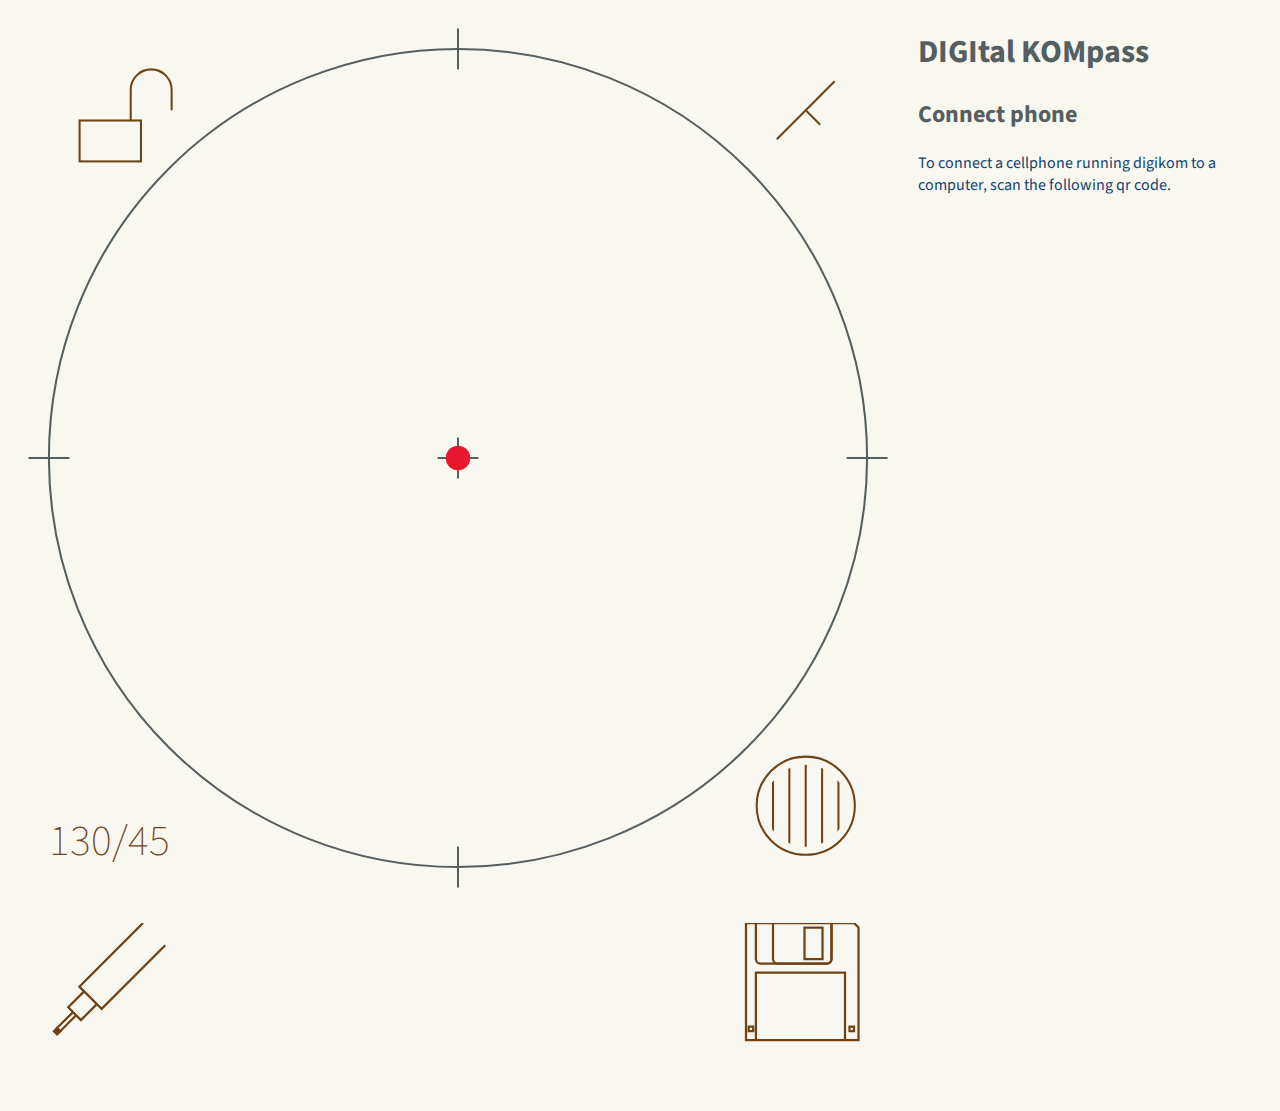
<file: index.html>
<!DOCTYPE html>
<!--
Copyright (c) 2017 Arthur Endlein

Permission is hereby granted, free of charge, to any person obtaining a copy
of this software and associated documentation files (the "Software"), to deal
in the Software without restriction, including without limitation the rights
to use, copy, modify, merge, publish, distribute, sublicense, and/or sell
copies of the Software, and to permit persons to whom the Software is
furnished to do so, subject to the following conditions:

The above copyright notice and this permission notice shall be included in all
copies or substantial portions of the Software.

THE SOFTWARE IS PROVIDED "AS IS", WITHOUT WARRANTY OF ANY KIND, EXPRESS OR
IMPLIED, INCLUDING BUT NOT LIMITED TO THE WARRANTIES OF MERCHANTABILITY,
FITNESS FOR A PARTICULAR PURPOSE AND NONINFRINGEMENT. IN NO EVENT SHALL THE
AUTHORS OR COPYRIGHT HOLDERS BE LIABLE FOR ANY CLAIM, DAMAGES OR OTHER
LIABILITY, WHETHER IN AN ACTION OF CONTRACT, TORT OR OTHERWISE, ARISING FROM,
OUT OF OR IN CONNECTION WITH THE SOFTWARE OR THE USE OR OTHER DEALINGS IN THE
SOFTWARE.
-->
<html lang="en">

<head>
    <meta charset="UTF-8">
    <meta name="viewport" content="width=device-width, initial-scale=1.0">
    <meta http-equiv="X-UA-Compatible" content="ie=edge">
    <link rel="stylesheet" type="text/css" href="digikom.css">
    <link href="https://fonts.googleapis.com/css?family=Source+Sans+Pro:300,400" rel="stylesheet">
    <title>digikom</title>
</head>

<body>
    <div class="container">
        <svg width="100" height="100" id="stereoPlot" viewBox="-110 -110 220 220">
            <g class="stereo-element" id="stereoDiagram">
                <clipPath id="clipPrimitive">
                    <circle cx="0" cy="0" r="1" />
                </clipPath>
                <circle id="stereoCircle" cx="0" cy="0" r="1" fill="none"></circle>
                <line class="cardinalMarker" x1="0" y1="0.95" x2="0" y2="1.05" />
                <line class="cardinalMarker" x1="0" y1="-0.95" x2="0" y2="-1.05" />
                <line class="cardinalMarker" x1="0.95" y1="0" x2="1.05" y2="0" />
                <line class="cardinalMarker" x1="-0.95" y1="0" x2="-1.05" y2="0" />
                <line class="cardinalMarker" x1="-0.05" y1="0" x2="0.05" y2="0" />
                <line class="cardinalMarker" x1="0" y1="-0.05" x2="0" y2="0.05" />
            </g>
            <g class="stereo-element" id="stereoPoints">
                <g id="dataPoints"></g>
            </g>
            <g class="stereo-element" id="stereoLines">
                <polyline id="phone-gc" points="0, 0" />
            </g>
            <text x="-100" y="97" id="projectionText">
                130/45
            </text>
            <g id="lockTriggerGroup">
                <circle cx="0" cy="0" r="12" />
                <g clip-path="url(#clipTrigger)">
                    <clipPath id="clipTrigger">
                        <circle cx="-0" cy="0" r="10" />
                    </clipPath>
                    <line x1="-8" y1="12" x2="-8" y2="-12" />
                    <line x1="-4" y1="12" x2="-4" y2="-12" />
                    <line x1="0" y1="12" x2="0" y2="-12" />
                    <line x1="4" y1="12" x2="4" y2="-12" />
                    <line x1="8" y1="12" x2="8" y2="-12" />
                    <line x1="12" y1="12" x2="12" y2="-12" />
                </g>
            </g>
            <g id="lockToggleGroup">
                <path id="lockOn" d="M 5 25 L 5 20 A 10 10 0 0 1 25 20 L 25 25" display="none" />
                <path id="lockOff" d="M 25 25 L 25 10 A 10 10 0 0 1 45 10 L 45 20" />
                <rect x="0" y="25" width="30" height="20" />
            </g>
            <g id="planeToggleGroup" transform="translate(85, -85) rotate(135)">
                <marker id="triangle" viewBox="0 0 10 10" refX="0" refY="5" markerUnits="strokeWidth" markerWidth="8" markerHeight="6" orient="auto">
                    <path d="M 0 0 L 10 5 L 0 10 z" />
                </marker>
                <line id="planeMeasureOff" x1="0" y1="10" x2="0" y2="-10" marker-end="url(#triangle)" display="none" />
                <g id="planeMeasureOn">
                    <line x1="-10" y1="0" x2="10" y2="0" />
                    <line x1="0" y1="0" x2="0" y2="-5" />
                </g>
                <circle cx="0" cy="0" r="10" opacity="0" />
            </g>
        </svg>
        <svg width="100" height="20" id="stereoToolbar" viewBox="0 0 100 20">
            <g id="saveFloppy" transform="translate(82) scale(.5)">
                <path d="M 0 0 H 24 L 25 1 V 26 H 0 Z" />
                <path d="M 2.2 26 V 11 H 22 V 26" />
                <path d="M 2.2 0 V 8 A 1 1 0 0 0 3.2 9 H 18 A 1 1 0 0 0 19 8 V 0" />
                <path d="M 6 0 V 8 A 1 1 0 0 0 7 9 H 18 A 1 1 0 0 0 19 8 V 0" />
                <path d="M 13 1 H 17 V 8 H 13 Z" />
                <path d="M 23 23 H 24 V 24 H 23 Z" />
                <path d="M 0.6 23 H 1.6 V 24 H 0.6 Z" />
            </g>
            <g id="toggleMarker" transform=" translate(15) rotate(45) scale(.5)">
                <path d="M 0 0 V 20 H 7 V 0" />
                <path d="M 1.5 20 V 25 H 5.5 V 20" />
                <path d="M 3 25 V 30 H 4 V 25" />
                <path d="M 3 30 V 31 H 4 V 30 Z" fill-opacity="1" />
            </g>
            <!--
            <g id="clearPlot" transform="translate(52) scale(.5)">
                <path d="M 0 0 H 13 L 18 5 V 26 H 0 Z" />
                <path d="M 13 0 V 5 H 18" />
            </g>
            -->
        </svg>
        <div id="intro-text">
            <h1>DIGItal KOMpass</h1>
            <h2>Connect phone</h2>
            <p>
                To connect a cellphone running digikom to a computer, scan the following qr code.
            </p>
            <div id="qrcode"></div>
            <p id="connect-link"></p>
        </div>
    </div>
    <!-- menu here https://www.w3schools.com/howto/howto_js_sidenav.asp -->
    <a id="csvAnchor" display="none"></a>
    <script src="js/digikom.js"></script>
    <script src="js/gyronorm.complete.min.js"></script>
    <script src="js/peer.min.js"></script>
     <script src="js/qrcode.min.js"></script>
    <script>
        // from https://stackoverflow.com/a/5367656/1457481
        function padLeft(nr, n, str) {
            return Array(n - String(nr).length + 1).join(str || '0') + nr;
        }
        var at = Auttitude;
        var pointPlot = document.getElementById('stereoPoints');
        var dataPlot = document.getElementById('dataPoints');
        var svg = document.getElementById('stereoPlot');
        var phoneMarkerPlane = document.createElementNS(
            "http://www.w3.org/2000/svg",
            "circle"
        );
        var phoneMarkerLine = document.createElementNS(
            "http://www.w3.org/2000/svg",
            "circle"
        );
        var phone_gc = document.getElementById('phone-gc');
        var marked_planes = [];
        var marked_lines = [];
        var orientationVector = false;
        phoneMarkerPlane.setAttribute("id", "orientationPlane");
        phoneMarkerPlane.setAttribute("cx", 0);
        phoneMarkerPlane.setAttribute("cy", 0);
        phoneMarkerPlane.setAttribute("r", ".03");
        phoneMarkerLine.setAttribute("id", "orientationLine");
        phoneMarkerLine.setAttribute("cx", 0);
        phoneMarkerLine.setAttribute("cy", 0);
        phoneMarkerLine.setAttribute("r", ".03");
        phoneMarkerLine.style.display = "none";
        pointPlot.appendChild(phoneMarkerPlane);
        pointPlot.appendChild(phoneMarkerLine);
        function handleOrientation(event) {
            if (needle_lock != lock_toggle) {
                if (orientationVector && mark_points) {
                    if (!plane_toggle) {
                        var projected_point = at.projectEqualArea(
                            orientationVector
                        );
                        marked_planes.push(
                            at.spherePlane(orientationVector)
                        );
                        var point_class = "plotPoint plane";
                    } else {
                        var vector = orientationVector.dip_vector();
                        var projected_point = at.projectEqualArea(
                            vector
                        );
                        marked_lines.push(
                            at.sphereLine(vector)
                        );
                        var point_class = "plotPoint line";
                    }

                    var dataMarker = document.createElementNS(
                        "http://www.w3.org/2000/svg",
                        "circle"
                    );
                    dataMarker.setAttribute("cx", projected_point[0]);
                    dataMarker.setAttribute("cy", projected_point[1]);
                    dataMarker.setAttribute("class", point_class);
                    dataPlot.appendChild(dataMarker);
                    orientationVector = false;
                }
                return;  // needle is locked
            };
            orientationVector = at.dcosPlaneEuler([event.alpha, event.beta, event.gamma]);
            var dipVector = orientationVector.dip_vector();
            var new_gc = orientationVector.great_circle();
            phone_gc.points.clear();
            for (var i = 0; i < 180; i++) {
                var proj_gc = at.projectEqualArea(new_gc[i]);
                var point = svg.createSVGPoint();
                point.x = proj_gc[0];
                point.y = proj_gc[1];
                phone_gc.points.appendItem(point);
            }
            if (!plane_toggle) {
                var sphere = at.spherePlane(orientationVector);
            } else {
                var sphere = at.sphereLine(dipVector);
            }
            document.getElementById("projectionText").innerHTML = padLeft(sphere[0].toFixed(0), 3) + "/" + padLeft(sphere[1].toFixed(0), 2);
            var projected_plane = at.projectEqualArea(
                orientationVector
            );
            var projected_line = at.projectEqualArea(
                dipVector
            );
            phoneMarkerPlane.setAttribute("cx", projected_plane[0]);
            phoneMarkerPlane.setAttribute("cy", projected_plane[1]);
            phoneMarkerLine.setAttribute("cx", projected_line[0]);
            phoneMarkerLine.setAttribute("cy", projected_line[1]);
        }
        var gn = new GyroNorm();
        var needle_lock = false;
        var lock_toggle = false;
        var plane_toggle = false;
        var mark_points = true;
        var connected = false;
        var conn = {};
        gn.init({ orientationBase: GyroNorm.WORLD, frequency: 16 }).then(function () {
            if (gn.isAvailable(GyroNorm.DEVICE_ORIENTATION)) {
                gn.start(function (event) {
                    if (connected) {
                        conn.send(event.do);
                    }
                    handleOrientation(event.do);
                });
            } else {
                var peer = new Peer();
                peer.on('open', function (id) {
                    var qrcode = new QRCode(document.getElementById("qrcode"), window.location.href + "#" + id);
                    document.getElementById("connect-link").innerHTML =
                    `or open the following link on your cellphone <a href=\"${window.location.href + "#" + id}\">${window.location.href + "#" + id}</a>`
                    peer.on('connection', function (conn) {
                        conn.on('data', function (data) {
                            handleOrientation(data);
                        });
                    });
                });
            }
        }).catch(function (e) {
            var peer = new Peer();
            peer.on('open', function (id) {
                // https://davidshimjs.github.io/qrcodejs/
                var qrcode = new QRCode(document.getElementById("qrcode"), window.location.href + "#" + id);
                peer.on('connection', function (conn) {
                    conn.on('data', function (data) {
                        handleOrientation(data);
                    });
                });
            });
        });
        // https://stackoverflow.com/a/6682514/1457481
        if (window.location.hash) {
            var pc_id = window.location.hash.substring(1);
            var peer = new Peer();
            peer.on('open', function (id) {
                conn = peer.connect(pc_id);
                conn.on('open', function () {
                    connected = true;
                });
            });
        }
        document.getElementById("lockTriggerGroup").addEventListener("touchstart", function (event) {
            event.preventDefault();
            needle_lock = true;
            //window.navigator.vibrate(50);
        });
        document.getElementById("lockTriggerGroup").addEventListener("touchend", function (event) {
            event.preventDefault();
            needle_lock = false;
            //window.navigator.vibrate(50);
        });
        document.getElementById("lockToggleGroup").addEventListener("touchstart", function (event) {
            event.preventDefault();
            if (!lock_toggle) {
                document.getElementById("lockOn").style.display = "initial";
                document.getElementById("lockOff").style.display = "none";
                lock_toggle = true;
            } else {
                document.getElementById("lockOn").style.display = "none";
                document.getElementById("lockOff").style.display = "initial";
                lock_toggle = false;
            }

        });
        document.getElementById("planeToggleGroup").addEventListener("touchstart", function (event) {
            event.preventDefault();
            if (!plane_toggle) {
                document.getElementById("planeMeasureOn").style.display = "none";
                document.getElementById("planeMeasureOff").style.display = "initial";
                phoneMarkerPlane.style.display = "none";
                phoneMarkerLine.style.display = "initial";
                phone_gc.style.display = "none";
                orientationVector = false;
                plane_toggle = true;
            } else {
                document.getElementById("planeMeasureOn").style.display = "initial";
                document.getElementById("planeMeasureOff").style.display = "none";
                phoneMarkerPlane.style.display = "initial";
                phoneMarkerLine.style.display = "none";
                phone_gc.style.display = "initial";
                orientationVector = false;
                plane_toggle = false;
            }
        });
        var toggleMarker = document.getElementById("toggleMarker");
        toggleMarker.addEventListener("touchstart", function (event) {
            event.preventDefault();
            if (mark_points) {
                // https://www.kirupa.com/html5/setting_css_styles_using_javascript.htm
                toggleMarker.classList.add("disabledMarker");
                mark_points = false;
            } else {
                toggleMarker.classList.remove("disabledMarker");
                mark_points = true;
            }
        });
        document.getElementById("saveFloppy").addEventListener("touchstart", function (event) {
            event.preventDefault();
            // https://stackoverflow.com/a/14966131/1457481 && https://stackoverflow.com/a/18849208/1457481
            var lineArray = [];
            if (marked_planes.length) {
                marked_planes.forEach(function (infoArray, index) {
                    var line = infoArray.join(",");
                    lineArray.push(index == 0 ? "data:text/csv;charset=utf-8," + line : line);
                });
                var csvContent = lineArray.join("\n");
                var encodedUri = encodeURI(csvContent);
                var link = document.getElementById("csvAnchor");
                link.setAttribute("href", encodedUri);
                link.setAttribute("download", "plane_data.csv");
                link.click();
                marked_planes = [];
            }
            if (marked_lines.length) {
                marked_lines.forEach(function (infoArray, index) {
                    var line = infoArray.join(",");
                    lineArray.push(index == 0 ? "data:text/csv;charset=utf-8," + line : line);
                });
                var csvContent = lineArray.join("\n");
                var encodedUri = encodeURI(csvContent);
                var link = document.getElementById("csvAnchor");
                link.setAttribute("href", encodedUri);
                link.setAttribute("download", "line_data.csv");
                link.click();
                marked_lines = [];
            }
        });
    </script>
</body>

</html>
</file>
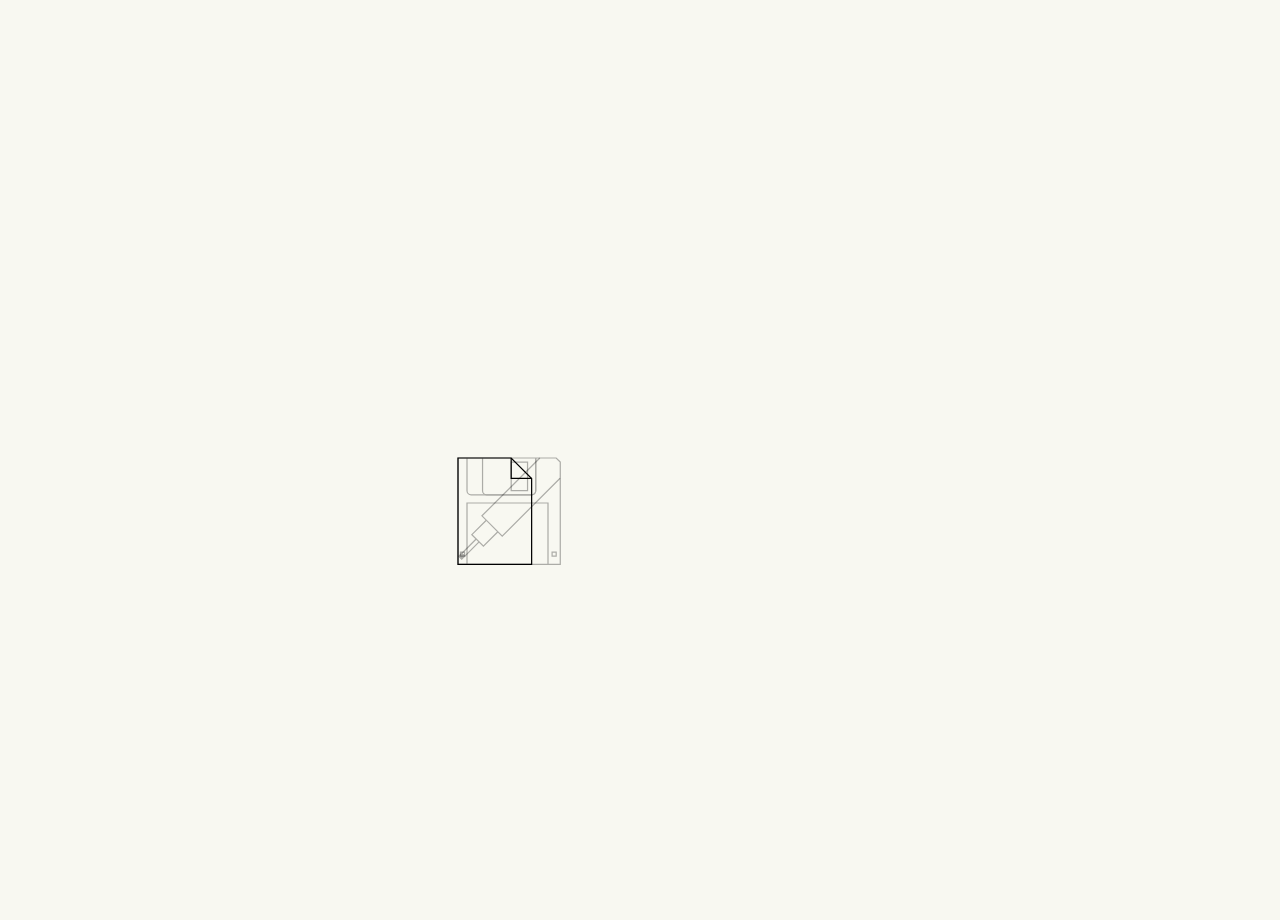
<file: test_svg.html>
<!DOCTYPE html>
<html lang="en">

<head>
    <meta charset="UTF-8">
    <meta name="viewport" content="width=device-width, initial-scale=1.0">
    <meta http-equiv="X-UA-Compatible" content="ie=edge">
    <link rel="stylesheet" type="text/css" href="digikom.css">
    <title>Test SVG Area</title>
</head>

<body>
    <svg width="100" height="100" id="stereoPlot" viewBox="-110 -110 220 220">
        <g id="saveFloppy" fill-opacity="0" opacity=".3" stroke="black" stroke-width=".3">
            <path d="M 0 0 H 24 L 25 1 V 26 H 0 Z" />
            <path d="M 2.2 26 V 11 H 22 V 26" />
            <path d="M 2.2 0 V 8 A 1 1 0 0 0 3.2 9 H 18 A 1 1 0 0 0 19 8 V 0" />
            <path d="M 6 0 V 8 A 1 1 0 0 0 7 9 H 18 A 1 1 0 0 0 19 8 V 0" />
            <path d="M 13 1 H 17 V 8 H 13 Z" />
            <path d="M 23 23 H 24 V 24 H 23 Z" />
            <path d="M 0.6 23 H 1.6 V 24 H 0.6 Z" />
        </g>
        <g id="toggleMarker" fill-opacity="0" opacity=".3" stroke="black" stroke-width=".3" transform=" translate(20) rotate(45)">
            <path d="M 0 0 V 20 H 7 V 0" />
            <path d="M 1.5 20 V 25 H 5.5 V 20" />
            <path d="M 3 25 V 30 H 4 V 25" />
            <path d="M 3 30 V 31 H 4 V 30 Z" fill-opacity="1" />
        </g>
        <g id="clearPlot" fill-opacity="0" stroke="black" stroke-width=".3">
            <path d="M 0 0 H 13 L 18 5 V 26 H 0 Z"/>
            <path d="M 13 0 V 5 H 18"/>
        </g>
    </svg>
</body>

</html>
</file>
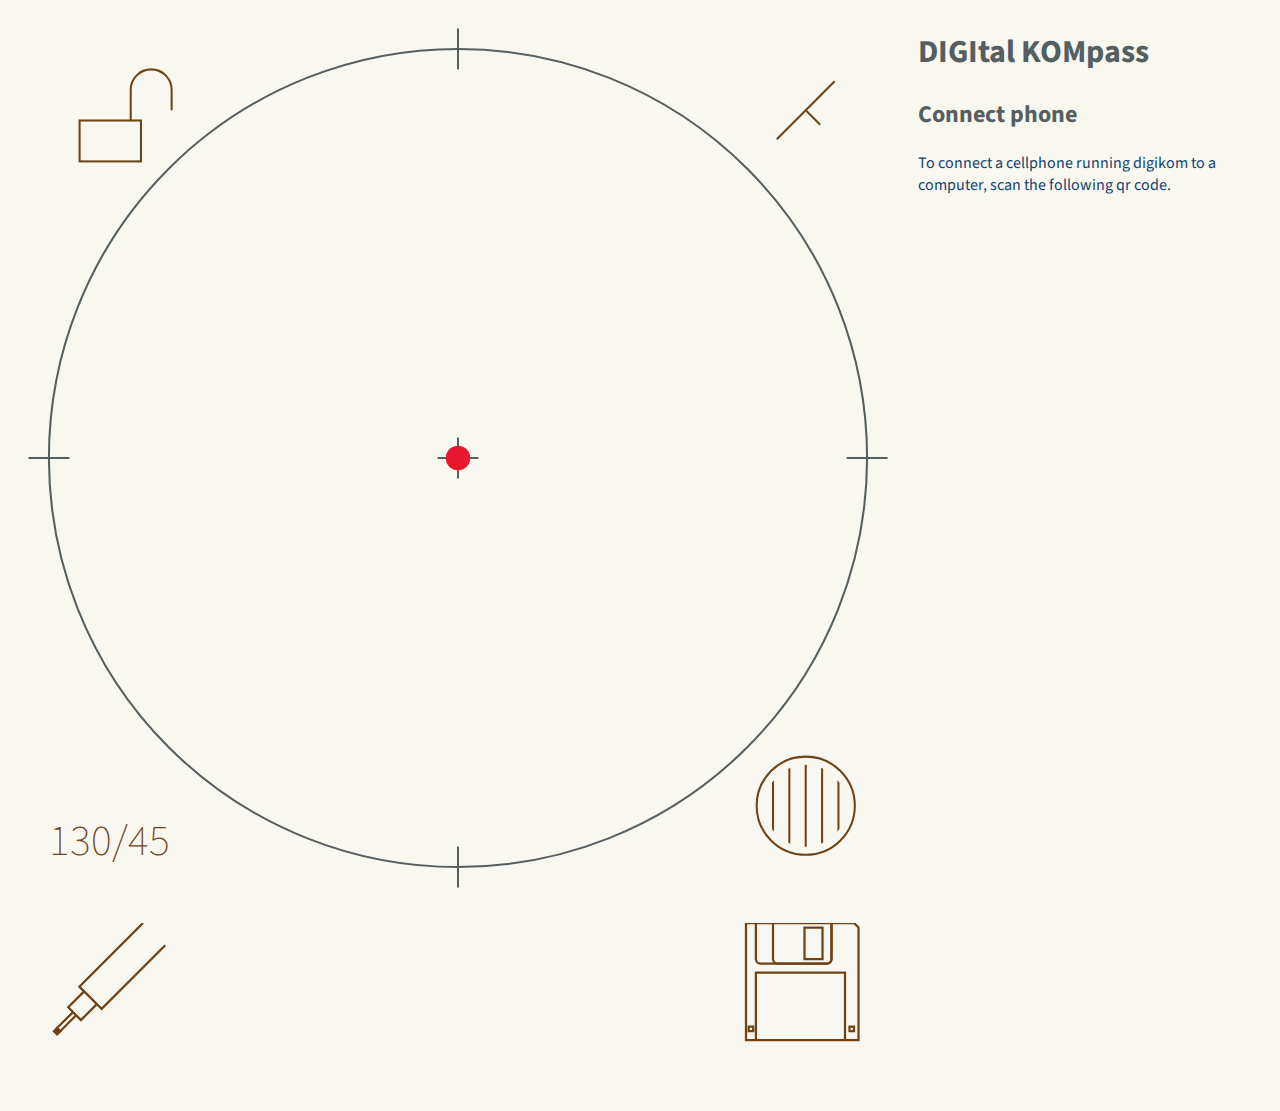
<file: websock.html>
<!DOCTYPE html>
<!--
Copyright (c) 2017 Arthur Endlein

Permission is hereby granted, free of charge, to any person obtaining a copy
of this software and associated documentation files (the "Software"), to deal
in the Software without restriction, including without limitation the rights
to use, copy, modify, merge, publish, distribute, sublicense, and/or sell
copies of the Software, and to permit persons to whom the Software is
furnished to do so, subject to the following conditions:

The above copyright notice and this permission notice shall be included in all
copies or substantial portions of the Software.

THE SOFTWARE IS PROVIDED "AS IS", WITHOUT WARRANTY OF ANY KIND, EXPRESS OR
IMPLIED, INCLUDING BUT NOT LIMITED TO THE WARRANTIES OF MERCHANTABILITY,
FITNESS FOR A PARTICULAR PURPOSE AND NONINFRINGEMENT. IN NO EVENT SHALL THE
AUTHORS OR COPYRIGHT HOLDERS BE LIABLE FOR ANY CLAIM, DAMAGES OR OTHER
LIABILITY, WHETHER IN AN ACTION OF CONTRACT, TORT OR OTHERWISE, ARISING FROM,
OUT OF OR IN CONNECTION WITH THE SOFTWARE OR THE USE OR OTHER DEALINGS IN THE
SOFTWARE.
-->
<html lang="en">

<head>
    <meta charset="UTF-8">
    <meta name="viewport" content="width=device-width, initial-scale=1.0">
    <meta http-equiv="X-UA-Compatible" content="ie=edge">
    <link rel="stylesheet" type="text/css" href="digikom.css">
    <link href="https://fonts.googleapis.com/css?family=Source+Sans+Pro:300,400" rel="stylesheet">
    <title>digikom</title>
</head>

<body>
    <div class="container">
        <svg width="100" height="100" id="stereoPlot" viewBox="-110 -110 220 220">
            <g class="stereo-element" id="stereoDiagram">
                <clipPath id="clipPrimitive">
                    <circle cx="0" cy="0" r="1" />
                </clipPath>
                <circle id="stereoCircle" cx="0" cy="0" r="1" fill="none"></circle>
                <line class="cardinalMarker" x1="0" y1="0.95" x2="0" y2="1.05" />
                <line class="cardinalMarker" x1="0" y1="-0.95" x2="0" y2="-1.05" />
                <line class="cardinalMarker" x1="0.95" y1="0" x2="1.05" y2="0" />
                <line class="cardinalMarker" x1="-0.95" y1="0" x2="-1.05" y2="0" />
                <line class="cardinalMarker" x1="-0.05" y1="0" x2="0.05" y2="0" />
                <line class="cardinalMarker" x1="0" y1="-0.05" x2="0" y2="0.05" />
            </g>
            <g class="stereo-element" id="stereoPoints">
                <g id="dataPoints"></g>
            </g>
            <g class="stereo-element" id="stereoLines">
                <polyline id="phone-gc" points="0, 0" />
            </g>
            <text x="-100" y="97" id="projectionText">
                130/45
            </text>
            <g id="lockTriggerGroup">
                <circle cx="0" cy="0" r="12" />
                <g clip-path="url(#clipTrigger)">
                    <clipPath id="clipTrigger">
                        <circle cx="-0" cy="0" r="10" />
                    </clipPath>
                    <line x1="-8" y1="12" x2="-8" y2="-12" />
                    <line x1="-4" y1="12" x2="-4" y2="-12" />
                    <line x1="0" y1="12" x2="0" y2="-12" />
                    <line x1="4" y1="12" x2="4" y2="-12" />
                    <line x1="8" y1="12" x2="8" y2="-12" />
                    <line x1="12" y1="12" x2="12" y2="-12" />
                </g>
            </g>
            <g id="lockToggleGroup">
                <path id="lockOn" d="M 5 25 L 5 20 A 10 10 0 0 1 25 20 L 25 25" display="none" />
                <path id="lockOff" d="M 25 25 L 25 10 A 10 10 0 0 1 45 10 L 45 20" />
                <rect x="0" y="25" width="30" height="20" />
            </g>
            <g id="planeToggleGroup" transform="translate(85, -85) rotate(135)">
                <marker id="triangle" viewBox="0 0 10 10" refX="0" refY="5" markerUnits="strokeWidth" markerWidth="8" markerHeight="6" orient="auto">
                    <path d="M 0 0 L 10 5 L 0 10 z" />
                </marker>
                <line id="planeMeasureOff" x1="0" y1="10" x2="0" y2="-10" marker-end="url(#triangle)" display="none" />
                <g id="planeMeasureOn">
                    <line x1="-10" y1="0" x2="10" y2="0" />
                    <line x1="0" y1="0" x2="0" y2="-5" />
                </g>
                <circle cx="0" cy="0" r="10" opacity="0" />
            </g>
        </svg>
        <svg width="100" height="20" id="stereoToolbar" viewBox="0 0 100 20">
            <g id="saveFloppy" transform="translate(82) scale(.5)">
                <path d="M 0 0 H 24 L 25 1 V 26 H 0 Z" />
                <path d="M 2.2 26 V 11 H 22 V 26" />
                <path d="M 2.2 0 V 8 A 1 1 0 0 0 3.2 9 H 18 A 1 1 0 0 0 19 8 V 0" />
                <path d="M 6 0 V 8 A 1 1 0 0 0 7 9 H 18 A 1 1 0 0 0 19 8 V 0" />
                <path d="M 13 1 H 17 V 8 H 13 Z" />
                <path d="M 23 23 H 24 V 24 H 23 Z" />
                <path d="M 0.6 23 H 1.6 V 24 H 0.6 Z" />
            </g>
            <g id="toggleMarker" transform=" translate(15) rotate(45) scale(.5)">
                <path d="M 0 0 V 20 H 7 V 0" />
                <path d="M 1.5 20 V 25 H 5.5 V 20" />
                <path d="M 3 25 V 30 H 4 V 25" />
                <path d="M 3 30 V 31 H 4 V 30 Z" fill-opacity="1" />
            </g>
            <!--
            <g id="clearPlot" transform="translate(52) scale(.5)">
                <path d="M 0 0 H 13 L 18 5 V 26 H 0 Z" />
                <path d="M 13 0 V 5 H 18" />
            </g>
            -->
        </svg>
        <div id="intro-text">
            <h1>DIGItal KOMpass</h1>
            <h2>Connect phone</h2>
            <p>
                To connect a cellphone running digikom to a computer, scan the following qr code.
            </p>
            <div id="qrcode"></div>
        </div>
    </div>
    <!-- menu here https://www.w3schools.com/howto/howto_js_sidenav.asp -->
    <a id="csvAnchor" display="none"></a>
    <script src="js/digikom.js"></script>
    <script src="js/gyronorm.complete.min.js"></script>
    <script src="js/peer.min.js"></script>
     <script src="js/qrcode.min.js"></script>
    <script>
        // from https://stackoverflow.com/a/5367656/1457481
        function padLeft(nr, n, str) {
            return Array(n - String(nr).length + 1).join(str || '0') + nr;
        }
        var at = Auttitude;
        var pointPlot = document.getElementById('stereoPoints');
        var dataPlot = document.getElementById('dataPoints');
        var svg = document.getElementById('stereoPlot');
        var phoneMarkerPlane = document.createElementNS(
            "http://www.w3.org/2000/svg",
            "circle"
        );
        var phoneMarkerLine = document.createElementNS(
            "http://www.w3.org/2000/svg",
            "circle"
        );
        var phone_gc = document.getElementById('phone-gc');
        var marked_planes = [];
        var marked_lines = [];
        var orientationVector = false;
        phoneMarkerPlane.setAttribute("id", "orientationPlane");
        phoneMarkerPlane.setAttribute("cx", 0);
        phoneMarkerPlane.setAttribute("cy", 0);
        phoneMarkerPlane.setAttribute("r", ".03");
        phoneMarkerLine.setAttribute("id", "orientationLine");
        phoneMarkerLine.setAttribute("cx", 0);
        phoneMarkerLine.setAttribute("cy", 0);
        phoneMarkerLine.setAttribute("r", ".03");
        phoneMarkerLine.style.display = "none";
        pointPlot.appendChild(phoneMarkerPlane);
        pointPlot.appendChild(phoneMarkerLine);
        function handleOrientation(event) {
            if (needle_lock != lock_toggle) {
                if (orientationVector && mark_points) {
                    if (!plane_toggle) {
                        var projected_point = at.projectEqualArea(
                            orientationVector
                        );
                        marked_planes.push(
                            at.spherePlane(orientationVector)
                        );
                        var point_class = "plotPoint plane";
                    } else {
                        var vector = orientationVector.dip_vector();
                        var projected_point = at.projectEqualArea(
                            vector
                        );
                        marked_lines.push(
                            at.sphereLine(vector)
                        );
                        var point_class = "plotPoint line";
                    }

                    var dataMarker = document.createElementNS(
                        "http://www.w3.org/2000/svg",
                        "circle"
                    );
                    dataMarker.setAttribute("cx", projected_point[0]);
                    dataMarker.setAttribute("cy", projected_point[1]);
                    dataMarker.setAttribute("class", point_class);
                    dataPlot.appendChild(dataMarker);
                    orientationVector = false;
                }
                return;  // needle is locked
            };
            orientationVector = at.dcosPlaneEuler([event.alpha, event.beta, event.gamma]);
            var dipVector = orientationVector.dip_vector();
            var new_gc = orientationVector.great_circle();
            phone_gc.points.clear();
            for (var i = 0; i < 180; i++) {
                var proj_gc = at.projectEqualArea(new_gc[i]);
                var point = svg.createSVGPoint();
                point.x = proj_gc[0];
                point.y = proj_gc[1];
                phone_gc.points.appendItem(point);
            }
            if (!plane_toggle) {
                var sphere = at.spherePlane(orientationVector);
            } else {
                var sphere = at.sphereLine(dipVector);
            }
            document.getElementById("projectionText").innerHTML = padLeft(sphere[0].toFixed(0), 3) + "/" + padLeft(sphere[1].toFixed(0), 2);
            var projected_plane = at.projectEqualArea(
                orientationVector
            );
            var projected_line = at.projectEqualArea(
                dipVector
            );
            phoneMarkerPlane.setAttribute("cx", projected_plane[0]);
            phoneMarkerPlane.setAttribute("cy", projected_plane[1]);
            phoneMarkerLine.setAttribute("cx", projected_line[0]);
            phoneMarkerLine.setAttribute("cy", projected_line[1]);
        }
        var gn = new GyroNorm();
        var needle_lock = false;
        var lock_toggle = false;
        var plane_toggle = false;
        var mark_points = true;
        var connected = false;
        var conn = {};
        gn.init({ orientationBase: GyroNorm.WORLD, frequency: 30 }).then(function () {
            if (gn.isAvailable(GyroNorm.DEVICE_ORIENTATION)) {
                gn.start(function (event) {
                    if (connected) {
                        conn.send(JSON.stringify(event.do));
                    }
                    handleOrientation(event.do);
                });
            }
        });
        // https://stackoverflow.com/a/6682514/1457481
        if (window.location.hash) {
            var pc_id = window.location.hash.substring(1);
            var conn = new WebSocket(decodeURIComponent(pc_id));
            conn.onopen = function (event){
                connected = true;
            }
        }
        document.getElementById("lockTriggerGroup").addEventListener("touchstart", function (event) {
            event.preventDefault();
            needle_lock = true;
            //window.navigator.vibrate(50);
        });
        document.getElementById("lockTriggerGroup").addEventListener("touchend", function (event) {
            event.preventDefault();
            needle_lock = false;
            //window.navigator.vibrate(50);
        });
        document.getElementById("lockToggleGroup").addEventListener("touchstart", function (event) {
            event.preventDefault();
            if (!lock_toggle) {
                document.getElementById("lockOn").style.display = "initial";
                document.getElementById("lockOff").style.display = "none";
                lock_toggle = true;
            } else {
                document.getElementById("lockOn").style.display = "none";
                document.getElementById("lockOff").style.display = "initial";
                lock_toggle = false;
            }

        });
        document.getElementById("planeToggleGroup").addEventListener("touchstart", function (event) {
            event.preventDefault();
            if (!plane_toggle) {
                document.getElementById("planeMeasureOn").style.display = "none";
                document.getElementById("planeMeasureOff").style.display = "initial";
                phoneMarkerPlane.style.display = "none";
                phoneMarkerLine.style.display = "initial";
                phone_gc.style.display = "none";
                orientationVector = false;
                plane_toggle = true;
            } else {
                document.getElementById("planeMeasureOn").style.display = "initial";
                document.getElementById("planeMeasureOff").style.display = "none";
                phoneMarkerPlane.style.display = "initial";
                phoneMarkerLine.style.display = "none";
                phone_gc.style.display = "initial";
                orientationVector = false;
                plane_toggle = false;
            }
        });
        var toggleMarker = document.getElementById("toggleMarker");
        toggleMarker.addEventListener("touchstart", function (event) {
            event.preventDefault();
            if (mark_points) {
                // https://www.kirupa.com/html5/setting_css_styles_using_javascript.htm
                toggleMarker.classList.add("disabledMarker");
                mark_points = false;
            } else {
                toggleMarker.classList.remove("disabledMarker");
                mark_points = true;
            }
        });
        document.getElementById("saveFloppy").addEventListener("touchstart", function (event) {
            event.preventDefault();
            // https://stackoverflow.com/a/14966131/1457481 && https://stackoverflow.com/a/18849208/1457481
            var lineArray = [];
            if (marked_planes.length) {
                marked_planes.forEach(function (infoArray, index) {
                    var line = infoArray.join(",");
                    lineArray.push(index == 0 ? "data:text/csv;charset=utf-8," + line : line);
                });
                var csvContent = lineArray.join("\n");
                var encodedUri = encodeURI(csvContent);
                var link = document.getElementById("csvAnchor");
                link.setAttribute("href", encodedUri);
                link.setAttribute("download", "plane_data.csv");
                link.click();
                marked_planes = [];
            }
            if (marked_lines.length) {
                marked_lines.forEach(function (infoArray, index) {
                    var line = infoArray.join(",");
                    lineArray.push(index == 0 ? "data:text/csv;charset=utf-8," + line : line);
                });
                var csvContent = lineArray.join("\n");
                var encodedUri = encodeURI(csvContent);
                var link = document.getElementById("csvAnchor");
                link.setAttribute("href", encodedUri);
                link.setAttribute("download", "line_data.csv");
                link.click();
                marked_lines = [];
            }
        });
    </script>
</body>

</html>
</file>
<file: digikom.css>
body {
    font-family: 'Source Sans Pro', sans-serif;
    background-color: #F8F8F1;
}

.container {
    display: grid;
    height: 100%;
    grid-template-columns: 2fr 1fr 1fr;
    grid-template-rows: auto 1fr auto;
    grid-gap: 15px 10px;
    grid-template-areas: 
    "stereo intro intro"
    "stereo repos academic"
    "stereobar . .";
}

#intro-text {
    grid-area: intro;
}

#github-repos {
    grid-area: repos;
}

#academic {
    grid-area: academic;
}

ul.base-list {
    list-style-type: none;
}

li {
    margin: .5em 0;
}


/* With help from https://www.viget.com/articles/color-contrast */
h1 {
    color: #555f61;
}

h2 {
    color: #555f61;
}

p {
    color:#144270;
}

a {
    color: #704214;
}

#stereoPlot {
    height: 100vw;
    width: 100vw;
    grid-area: stereo;
}
#stereoToolbar {
    height: 20vw;
    width: 100vw;
    grid-area: stereobar;
    stroke: #704214;
    fill: #704214;
    fill-opacity: 0;
    stroke-width: 0.5;
}

#lockTriggerGroup {
    fill-opacity: 0;
    stroke: #704214;
    stroke-width: 0.5;
    transform: translate(85px, 85px);
}

#lockToggleGroup {
    fill-opacity: 0;
    stroke: #704214;
    stroke-width: 1;
    transform: translate(-92.5px, -95px) scale(0.5);
}

#planeToggleGroup {
    stroke: #704214;
    stroke-width: 0.5;
    transform: translate(80px, -80px) rotate(45);
}

#stereoDiagram {
    stroke: #555f61;
    stroke-width: 0.005;
}

#stereoCircle {
    fill: none;
}

.plotPoint {
    r: 0.01;
    fill: #373d3f;
}

.plotPoint.plane {
    fill: #e9162d;
}

.plotPoint.line {
    fill: #162DE9;
}

#orientationPlane {
    stroke: none;
    fill: #e9162d;
}

#orientationLine {
    stroke: none;
    fill: #162DE9;
}

#stereoLines {
    clip-path: url(#clipPrimitive);
}
#phone-gc {
    fill:none;
    stroke:#e9162d;
    stroke-width:.005;
}

svg > g.stereo-element {
  transform: scale(100, -100);
}

#projectionText {
    font-size: 8pt;
    font-weight: lighter;
    fill:#704214;
}

.disabledMarker {
    stroke: #c2c7c9;
    fill: #c2c7c9;
}

@media (orientation: landscape) {
    #stereoPlot {
        height: 100vh;
        width: 100vh;
    }
    #stereoToolbar {
        height: 20vh;
        width: 100vh;
    }
}

@media (orientation: portrait) {
    .container {
        grid-template-columns: 1fr 1fr;
        grid-template-rows: 1fr auto auto;
        grid-template-areas: 
        "stereo stereo"
        "stereobar stereobar"
        "intro intro"
        "repos academic";
    }
}
</file>
